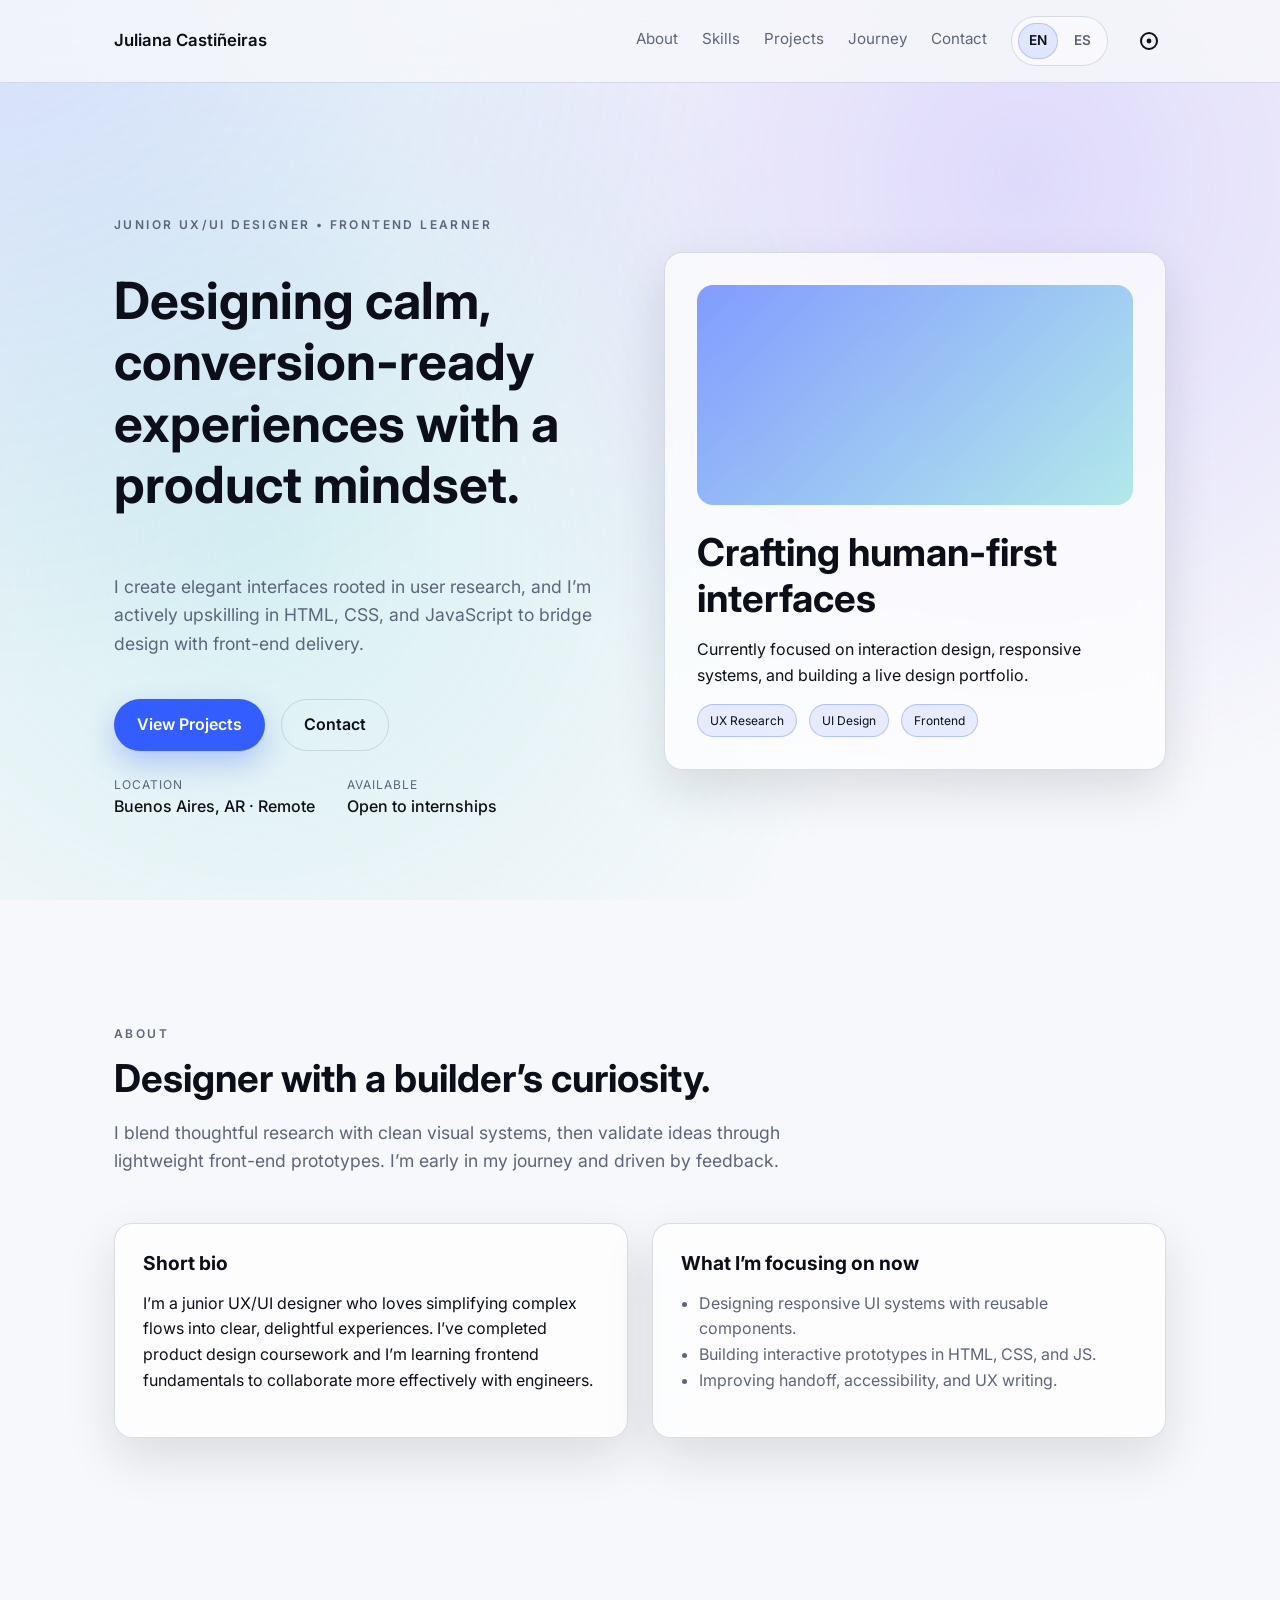
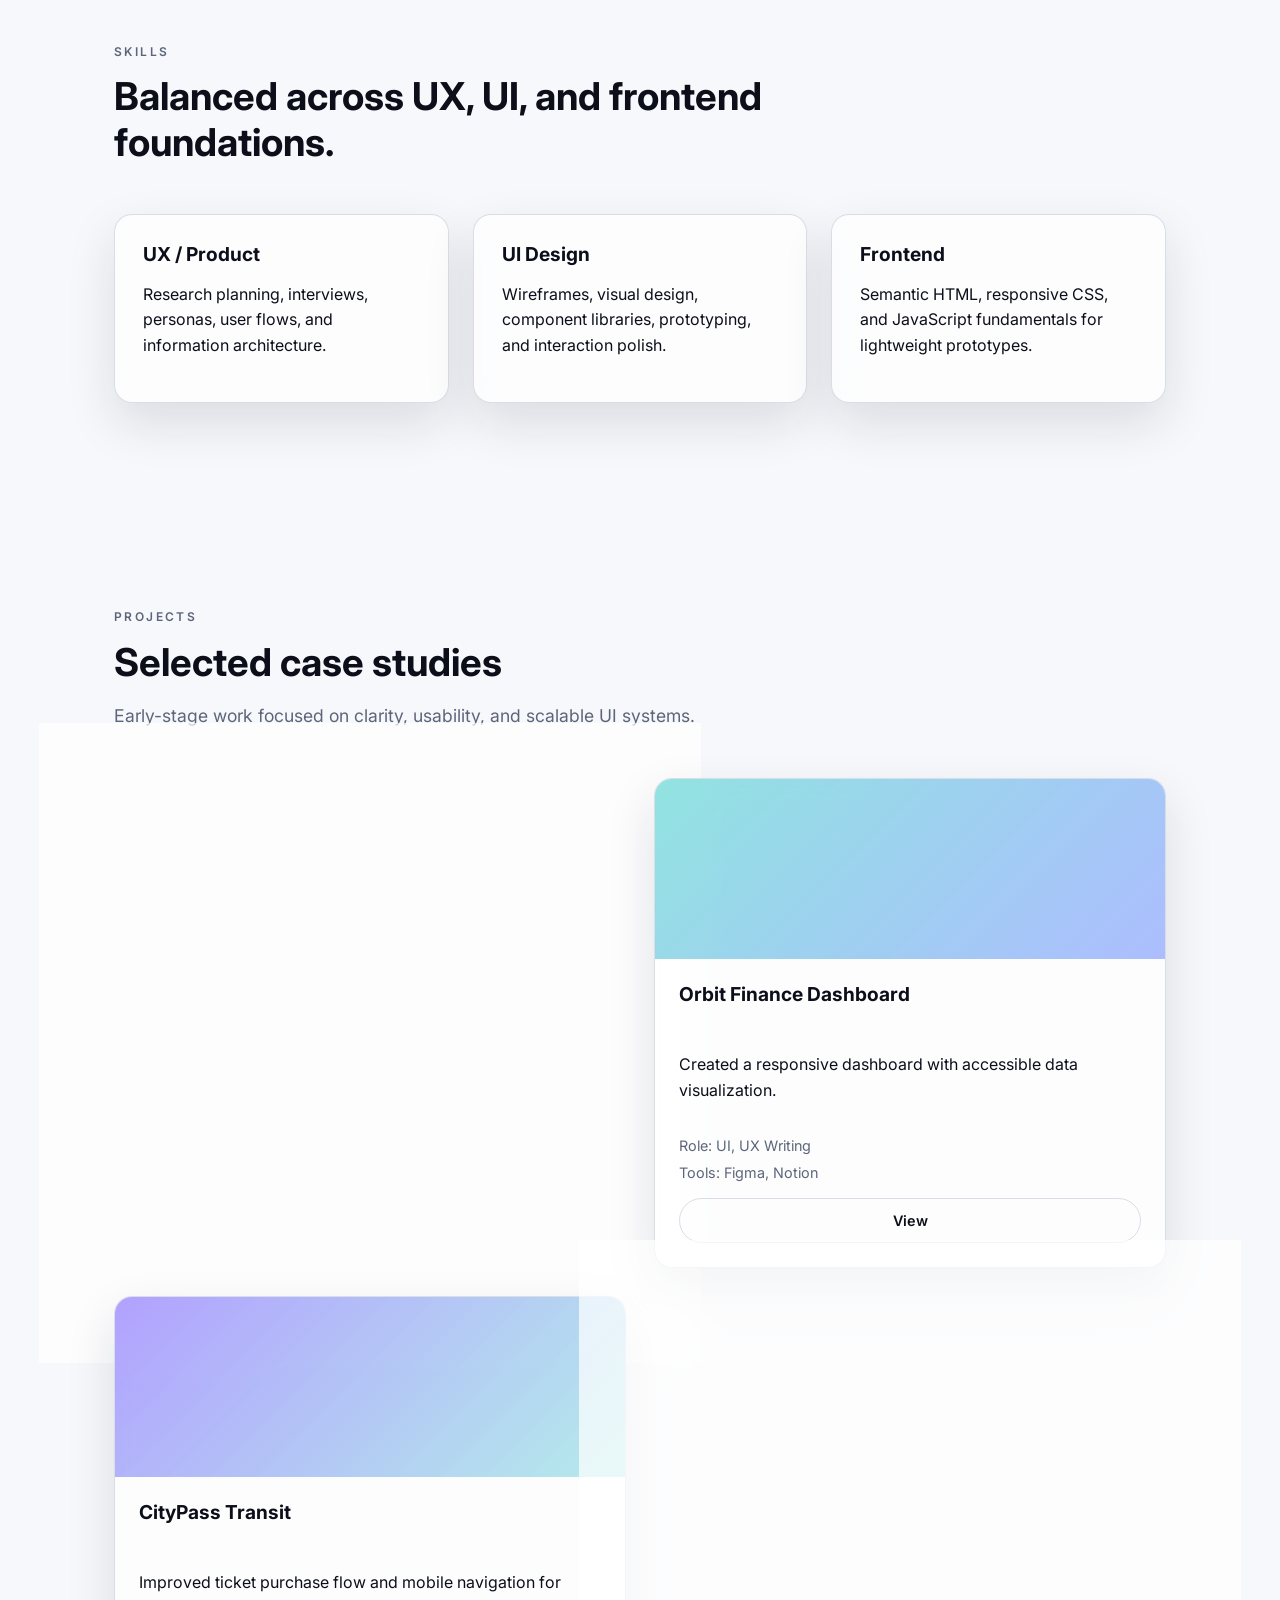
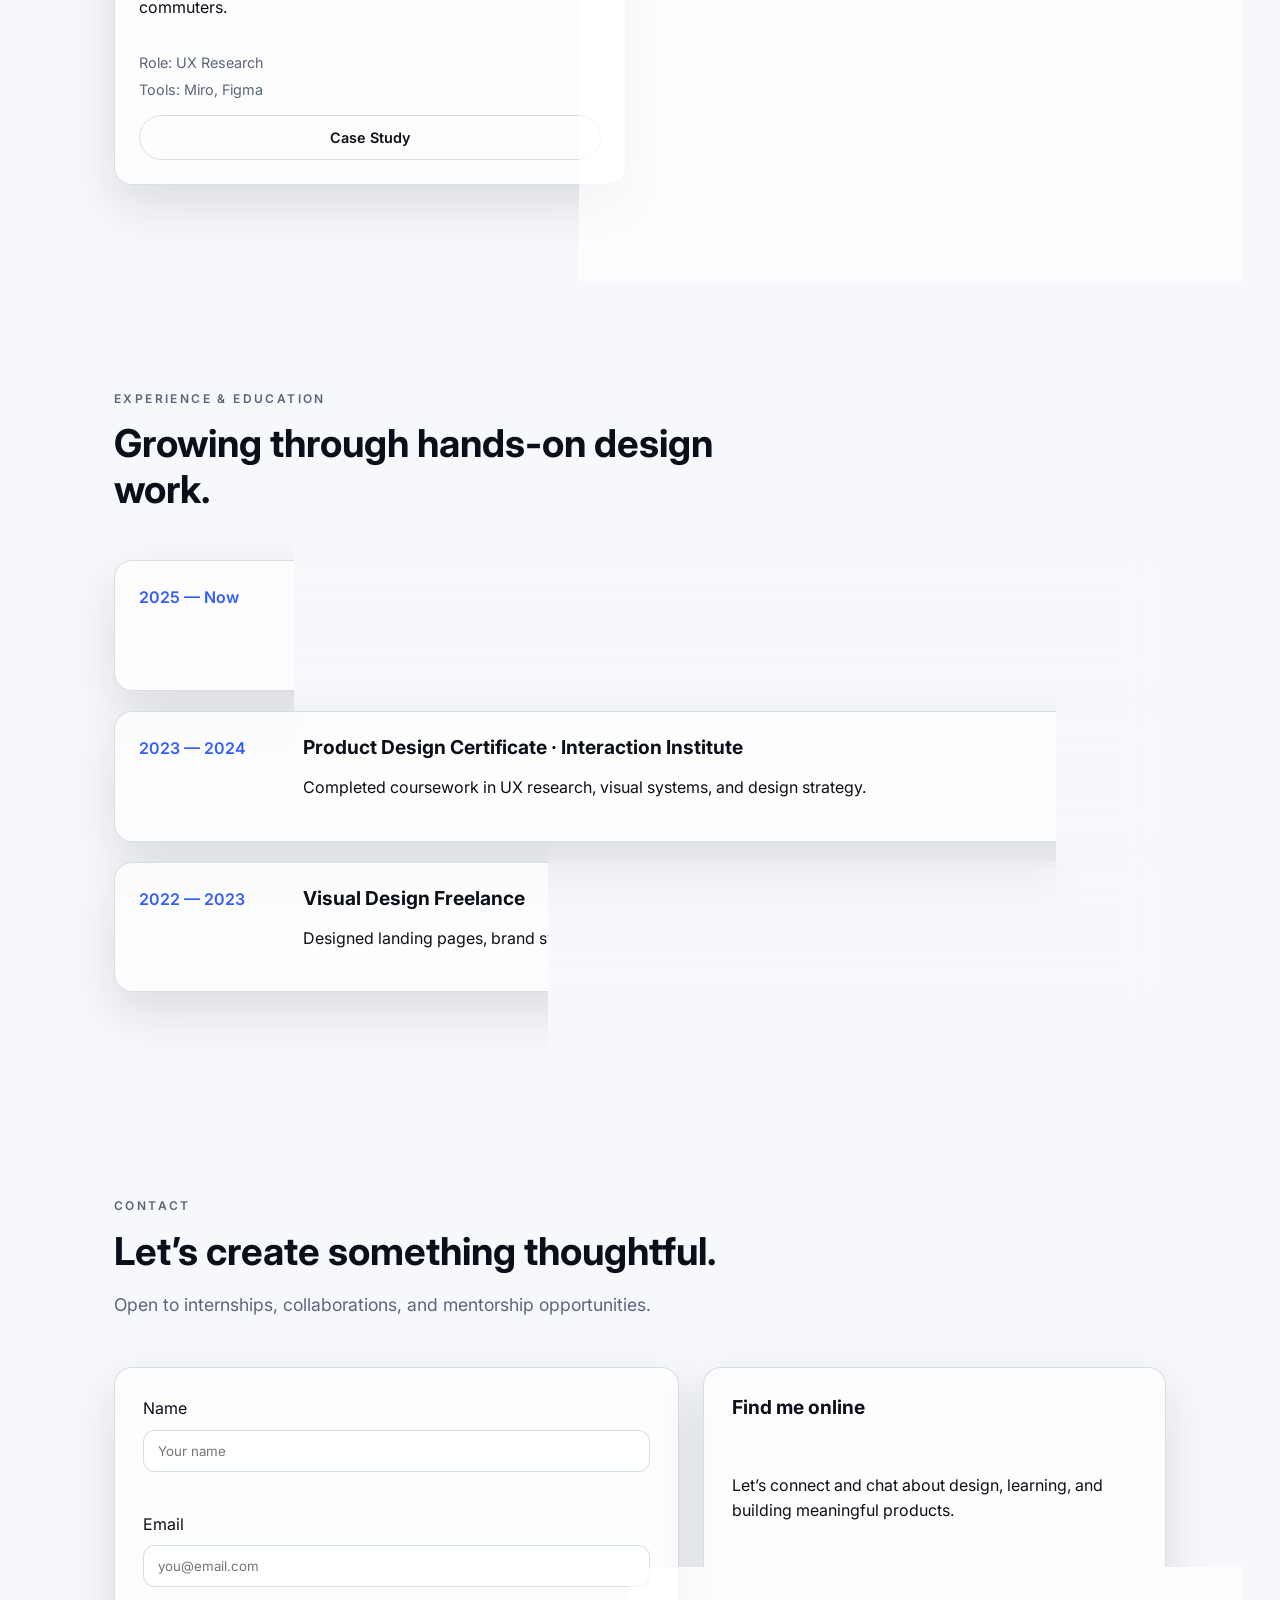
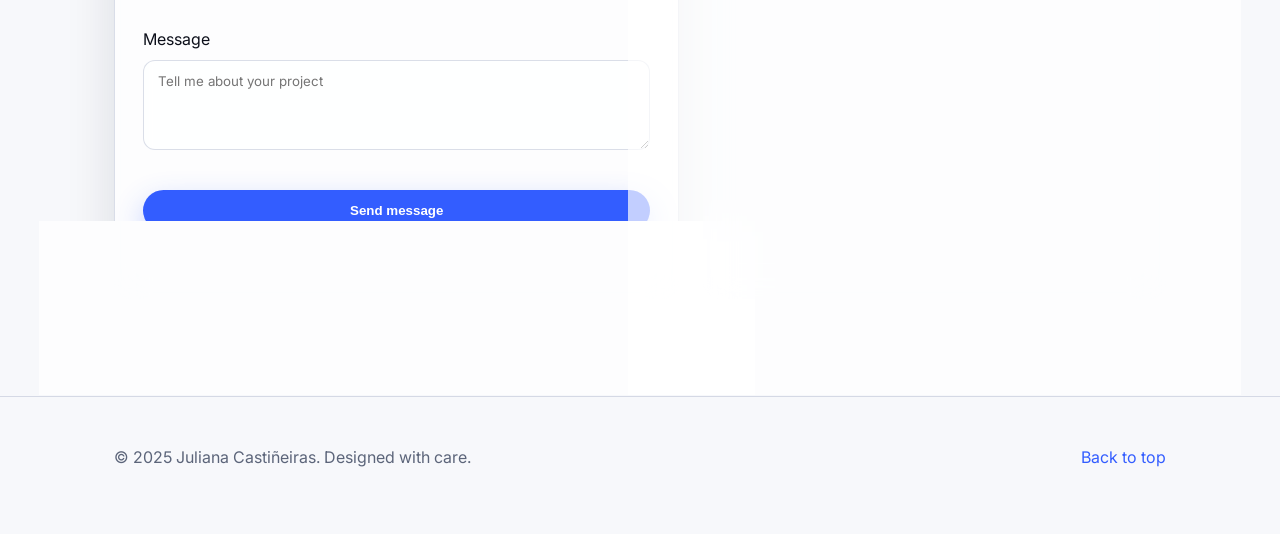
<file: index.html>
<!-- Open index.html in a browser -->
<!DOCTYPE html>
<html lang="en">
<head>
  <meta charset="UTF-8" />
  <meta name="viewport" content="width=device-width, initial-scale=1.0" />
  <title>Juliana Castiñeiras | Junior UX/UI Designer</title>
  <link rel="preconnect" href="https://fonts.googleapis.com" />
  <link rel="preconnect" href="https://fonts.gstatic.com" crossorigin />
  <link href="https://fonts.googleapis.com/css2?family=Inter:wght@300;400;500;600;700&display=swap" rel="stylesheet" />
  <link rel="stylesheet" href="./styles.css" />
</head>
<body>
  <div class="page-gradient" aria-hidden="true"></div>

  <header class="site-header" id="top">
    <nav class="nav" aria-label="Primary">
      <a class="logo" href="#top">Juliana Castiñeiras</a>

      <button
        class="icon-button nav-toggle"
        type="button"
        aria-expanded="false"
        aria-controls="nav-menu"
      >
        <span class="sr-only">Open menu</span>
        <span class="hamburger" aria-hidden="true"></span>
      </button>

      <div class="nav-menu" id="nav-menu">
        <a href="#about" class="nav-link">About</a>
        <a href="#skills" class="nav-link">Skills</a>
        <a href="#projects" class="nav-link">Projects</a>
        <a href="#journey" class="nav-link">Journey</a>
        <a href="#contact" class="nav-link">Contact</a>

        <!-- Language switch -->
        <div class="lang-switch" aria-label="Language">
          <a class="lang-link is-active" href="./">EN</a>
          <a class="lang-link" href="./es/index.html">ES</a>
        </div>

        <button class="icon-button theme-toggle" type="button" aria-pressed="false">
          <span class="sr-only">Toggle dark mode</span>
          <span class="theme-icon" aria-hidden="true"></span>
        </button>
      </div>
    </nav>
  </header>

  <main>
    <!-- HERO -->
    <section class="hero section" id="hero">
      <div class="container hero-grid">
        <div class="hero-content">
          <p class="eyebrow">Junior UX/UI Designer • Frontend Learner</p>
          <h1>Designing calm, conversion-ready experiences with a product mindset.</h1>
          <p class="lead">
            I create elegant interfaces rooted in user research, and I’m actively upskilling in HTML,
            CSS, and JavaScript to bridge design with front-end delivery.
          </p>

          <div class="cta-group">
            <a class="button primary" href="#projects">View Projects</a>
            <a class="button ghost" href="#contact">Contact</a>
          </div>

          <div class="hero-meta">
            <div>
              <span class="meta-label">Location</span>
              <span class="meta-value">Buenos Aires, AR · Remote</span>
            </div>
            <div>
              <span class="meta-label">Available</span>
              <span class="meta-value">Open to internships</span>
            </div>
          </div>
        </div>

        <div class="hero-card glass">
          <div class="portrait" aria-hidden="true"></div>
          <div class="hero-card-body">
            <h2>Crafting human-first interfaces</h2>
            <p>
              Currently focused on interaction design, responsive systems,
              and building a live design portfolio.
            </p>
            <div class="badge-row">
              <span class="badge">UX Research</span>
              <span class="badge">UI Design</span>
              <span class="badge">Frontend</span>
            </div>
          </div>
        </div>
      </div>
    </section>

    <!-- ABOUT -->
    <section class="section" id="about">
      <div class="container">
        <div class="section-header">
          <p class="eyebrow">About</p>
          <h2>Designer with a builder’s curiosity.</h2>
          <p class="lead">
            I blend thoughtful research with clean visual systems,
            then validate ideas through lightweight front-end prototypes.
            I’m early in my journey and driven by feedback.
          </p>
        </div>

        <div class="about-grid">
          <div class="glass about-card">
            <h3>Short bio</h3>
            <p>
              I’m a junior UX/UI designer who loves simplifying complex flows
              into clear, delightful experiences. I’ve completed product design
              coursework and I’m learning frontend fundamentals to collaborate
              more effectively with engineers.
            </p>
          </div>

          <div class="glass about-card">
            <h3>What I’m focusing on now</h3>
            <ul class="focus-list">
              <li>Designing responsive UI systems with reusable components.</li>
              <li>Building interactive prototypes in HTML, CSS, and JS.</li>
              <li>Improving handoff, accessibility, and UX writing.</li>
            </ul>
          </div>
        </div>
      </div>
    </section>

    <!-- SKILLS -->
    <section class="section" id="skills">
      <div class="container">
        <div class="section-header">
          <p class="eyebrow">Skills</p>
          <h2>Balanced across UX, UI, and frontend foundations.</h2>
        </div>

        <div class="card-grid">
          <article class="glass skill-card">
            <h3>UX / Product</h3>
            <p>Research planning, interviews, personas, user flows, and information architecture.</p>
          </article>

          <article class="glass skill-card">
            <h3>UI Design</h3>
            <p>Wireframes, visual design, component libraries, prototyping, and interaction polish.</p>
          </article>

          <article class="glass skill-card">
            <h3>Frontend</h3>
            <p>Semantic HTML, responsive CSS, and JavaScript fundamentals for lightweight prototypes.</p>
          </article>
        </div>
      </div>
    </section>

    <!-- PROJECTS -->
    <section class="section" id="projects">
      <div class="container">
        <div class="section-header">
          <p class="eyebrow">Projects</p>
          <h2>Selected case studies</h2>
          <p class="lead">Early-stage work focused on clarity, usability, and scalable UI systems.</p>
        </div>

        <div class="projects-grid">
          <article class="glass project-card">
            <div class="project-visual gradient-one" aria-hidden="true"></div>
            <div class="project-body">
              <h3>Pulse Wellness App</h3>
              <p>Redesigned onboarding to reduce drop-off and support habit-building.</p>
              <div class="project-meta">
                <span><span>Role:</span> <span>UX/UI</span></span>
                <span><span>Tools:</span> <span>Figma, FigJam</span></span>
              </div>
              <a class="button small" href="#contact">Case Study</a>
            </div>
          </article>

          <article class="glass project-card">
            <div class="project-visual gradient-two" aria-hidden="true"></div>
            <div class="project-body">
              <h3>Orbit Finance Dashboard</h3>
              <p>Created a responsive dashboard with accessible data visualization.</p>
              <div class="project-meta">
                <span><span>Role:</span> <span>UI, UX Writing</span></span>
                <span><span>Tools:</span> <span>Figma, Notion</span></span>
              </div>
              <a class="button small" href="#contact">View</a>
            </div>
          </article>

          <article class="glass project-card">
            <div class="project-visual gradient-three" aria-hidden="true"></div>
            <div class="project-body">
              <h3>CityPass Transit</h3>
              <p>Improved ticket purchase flow and mobile navigation for commuters.</p>
              <div class="project-meta">
                <span><span>Role:</span> <span>UX Research</span></span>
                <span><span>Tools:</span> <span>Miro, Figma</span></span>
              </div>
              <a class="button small" href="#contact">Case Study</a>
            </div>
          </article>

          <article class="glass project-card">
            <div class="project-visual gradient-four" aria-hidden="true"></div>
            <div class="project-body">
              <h3>Lumen Studio Site</h3>
              <p>Crafted a premium marketing site with light motion and clean storytelling.</p>
              <div class="project-meta">
                <span><span>Role:</span> <span>UI, Frontend</span></span>
                <span><span>Tools:</span> <span>HTML, CSS, JS</span></span>
              </div>
              <a class="button small" href="#contact">View</a>
            </div>
          </article>
        </div>
      </div>
    </section>

    <!-- JOURNEY -->
    <section class="section" id="journey">
      <div class="container">
        <div class="section-header">
          <p class="eyebrow">Experience & Education</p>
          <h2>Growing through hands-on design work.</h2>
        </div>

        <div class="timeline">
          <div class="timeline-item glass">
            <div class="timeline-year">2025 — Now</div>
            <div>
              <h3>Junior UX/UI Designer · Quality Soft Argentina S.A.</h3>
              <p>Supporting product discovery, user testing, and UI refinement.</p>
            </div>
          </div>

          <div class="timeline-item glass">
            <div class="timeline-year">2023 — 2024</div>
            <div>
              <h3>Product Design Certificate · Interaction Institute</h3>
              <p>Completed coursework in UX research, visual systems, and design strategy.</p>
            </div>
          </div>

          <div class="timeline-item glass">
            <div class="timeline-year">2022 — 2023</div>
            <div>
              <h3>Visual Design Freelance</h3>
              <p>Designed landing pages, brand systems, and social assets for early-stage startups.</p>
            </div>
          </div>
        </div>
      </div>
    </section>

    <!-- CONTACT -->
    <section class="section" id="contact">
      <div class="container">
        <div class="section-header">
          <p class="eyebrow">Contact</p>
          <h2>Let’s create something thoughtful.</h2>
          <p class="lead">Open to internships, collaborations, and mentorship opportunities.</p>
        </div>

        <div class="contact-grid">
          <form
            class="glass contact-form"
            id="contact-form"
            novalidate
            data-err-name="Please enter your name."
            data-err-email="Please enter a valid email."
            data-err-msg="Tell me a bit about your project."
            data-toast-ok="Thanks! Your message is ready to send once a backend is connected."
          >
            <div class="field">
              <label for="name">Name</label>
              <input type="text" id="name" name="name" placeholder="Your name" required />
              <span class="error" data-error-for="name"></span>
            </div>

            <div class="field">
              <label for="email">Email</label>
              <input type="email" id="email" name="email" placeholder="you@email.com" required />
              <span class="error" data-error-for="email"></span>
            </div>

            <div class="field">
              <label for="message">Message</label>
              <textarea id="message" name="message" rows="4" placeholder="Tell me about your project" required></textarea>
              <span class="error" data-error-for="message"></span>
            </div>

            <button class="button primary" type="submit">Send message</button>
            <p class="form-hint">This form is front-end only — it won’t send an email yet.</p>
          </form>

          <div class="contact-details glass">
            <h3>Find me online</h3>
            <p>Let’s connect and chat about design, learning, and building meaningful products.</p>

            <div class="social-links">
              <a href="https://www.linkedin.com/in/julianacastineiras/" target="_blank" rel="noreferrer">LinkedIn</a>
              <a href="https://github.com/julicastineiras" target="_blank" rel="noreferrer">GitHub</a>
              <a href="https://www.behance.net/julianacastineiras" target="_blank" rel="noreferrer">Behance</a>
            </div>

            <div class="contact-card">
              <span class="meta-label">Email</span>
              <span class="meta-value">juliana.castineiras@gmail.com</span>
            </div>

            <div class="contact-card">
              <span class="meta-label">Availability</span>
              <span class="meta-value">Weekdays · 10:00 - 18:00</span>
            </div>
          </div>
        </div>
      </div>
    </section>
  </main>

  <footer class="footer">
    <div class="container footer-content">
      <p>© 2025 Juliana Castiñeiras. Designed with care.</p>
      <a href="#top" class="footer-link">Back to top</a>
    </div>
  </footer>

  <button class="scroll-top" type="button" aria-label="Scroll to top">↑</button>
  <div class="toast" role="status" aria-live="polite"></div>

  <script src="./app.js" defer></script>
</body>
</html>
</file>
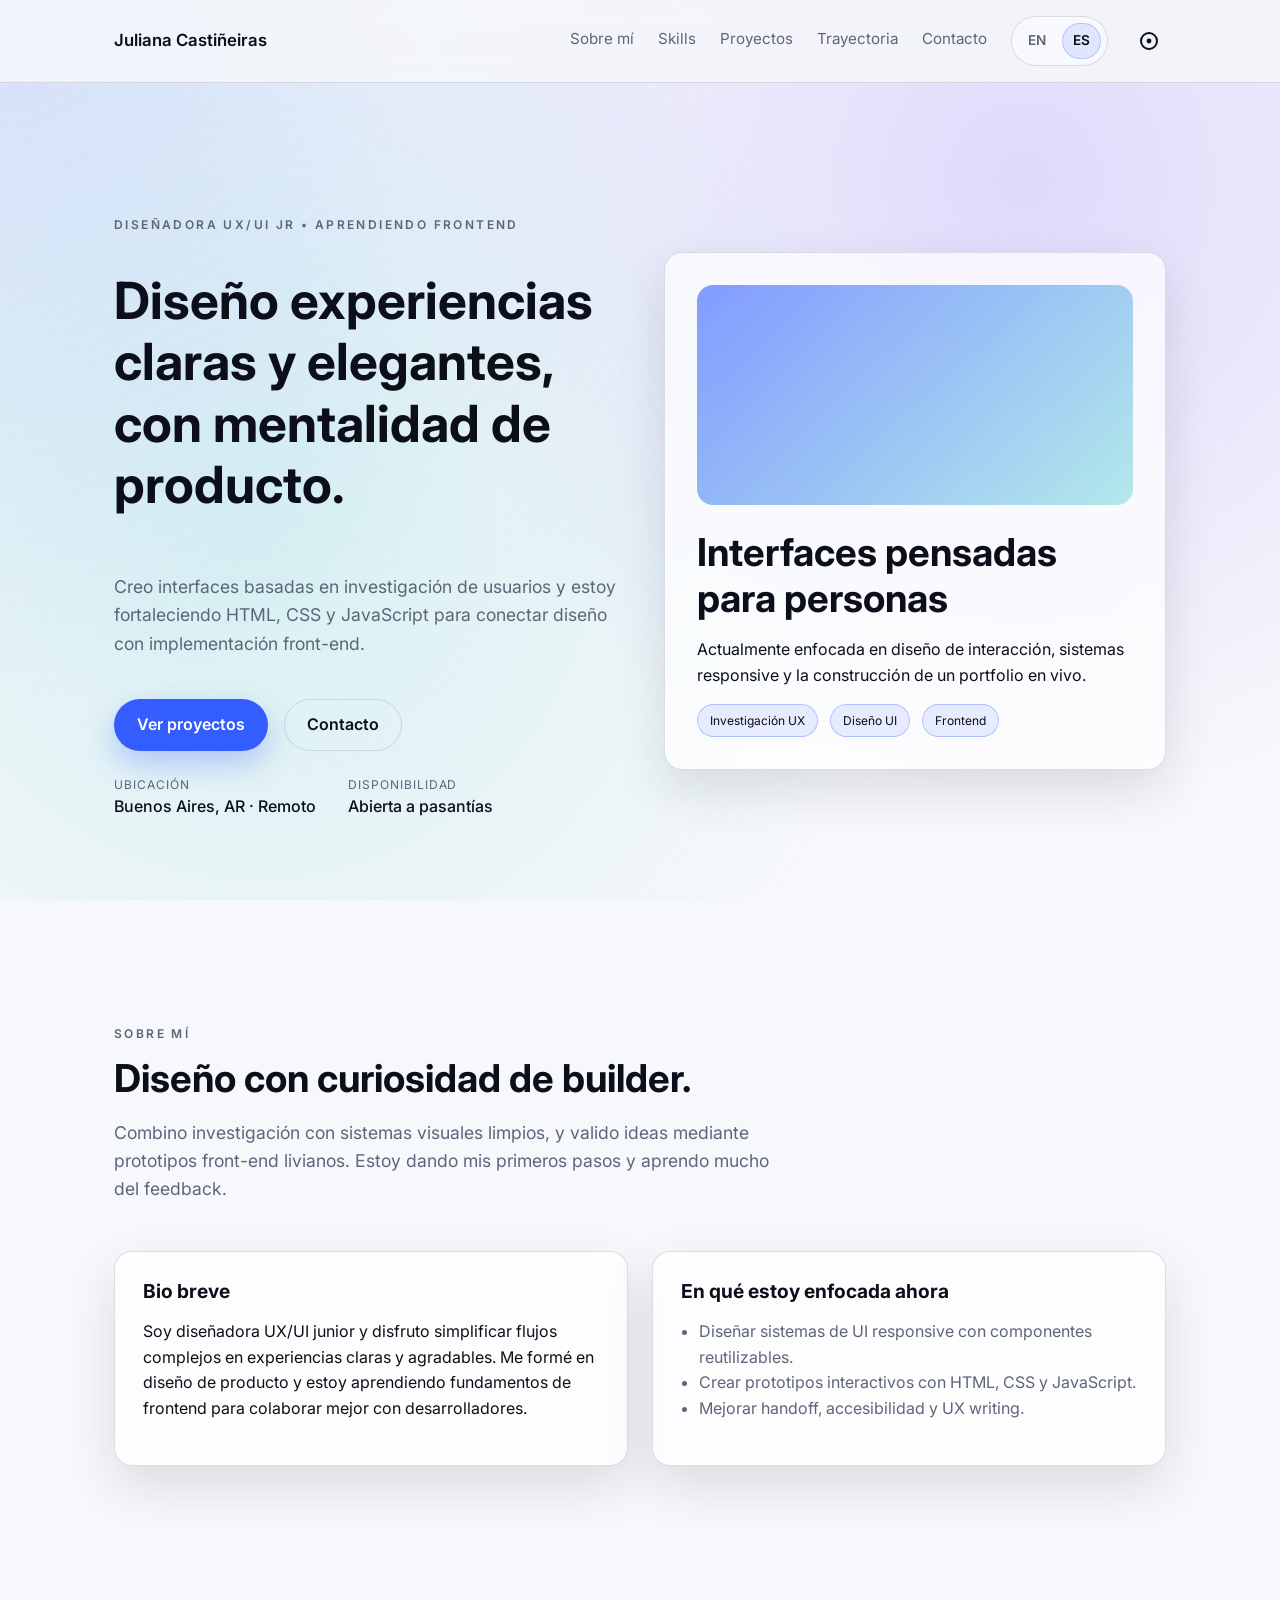
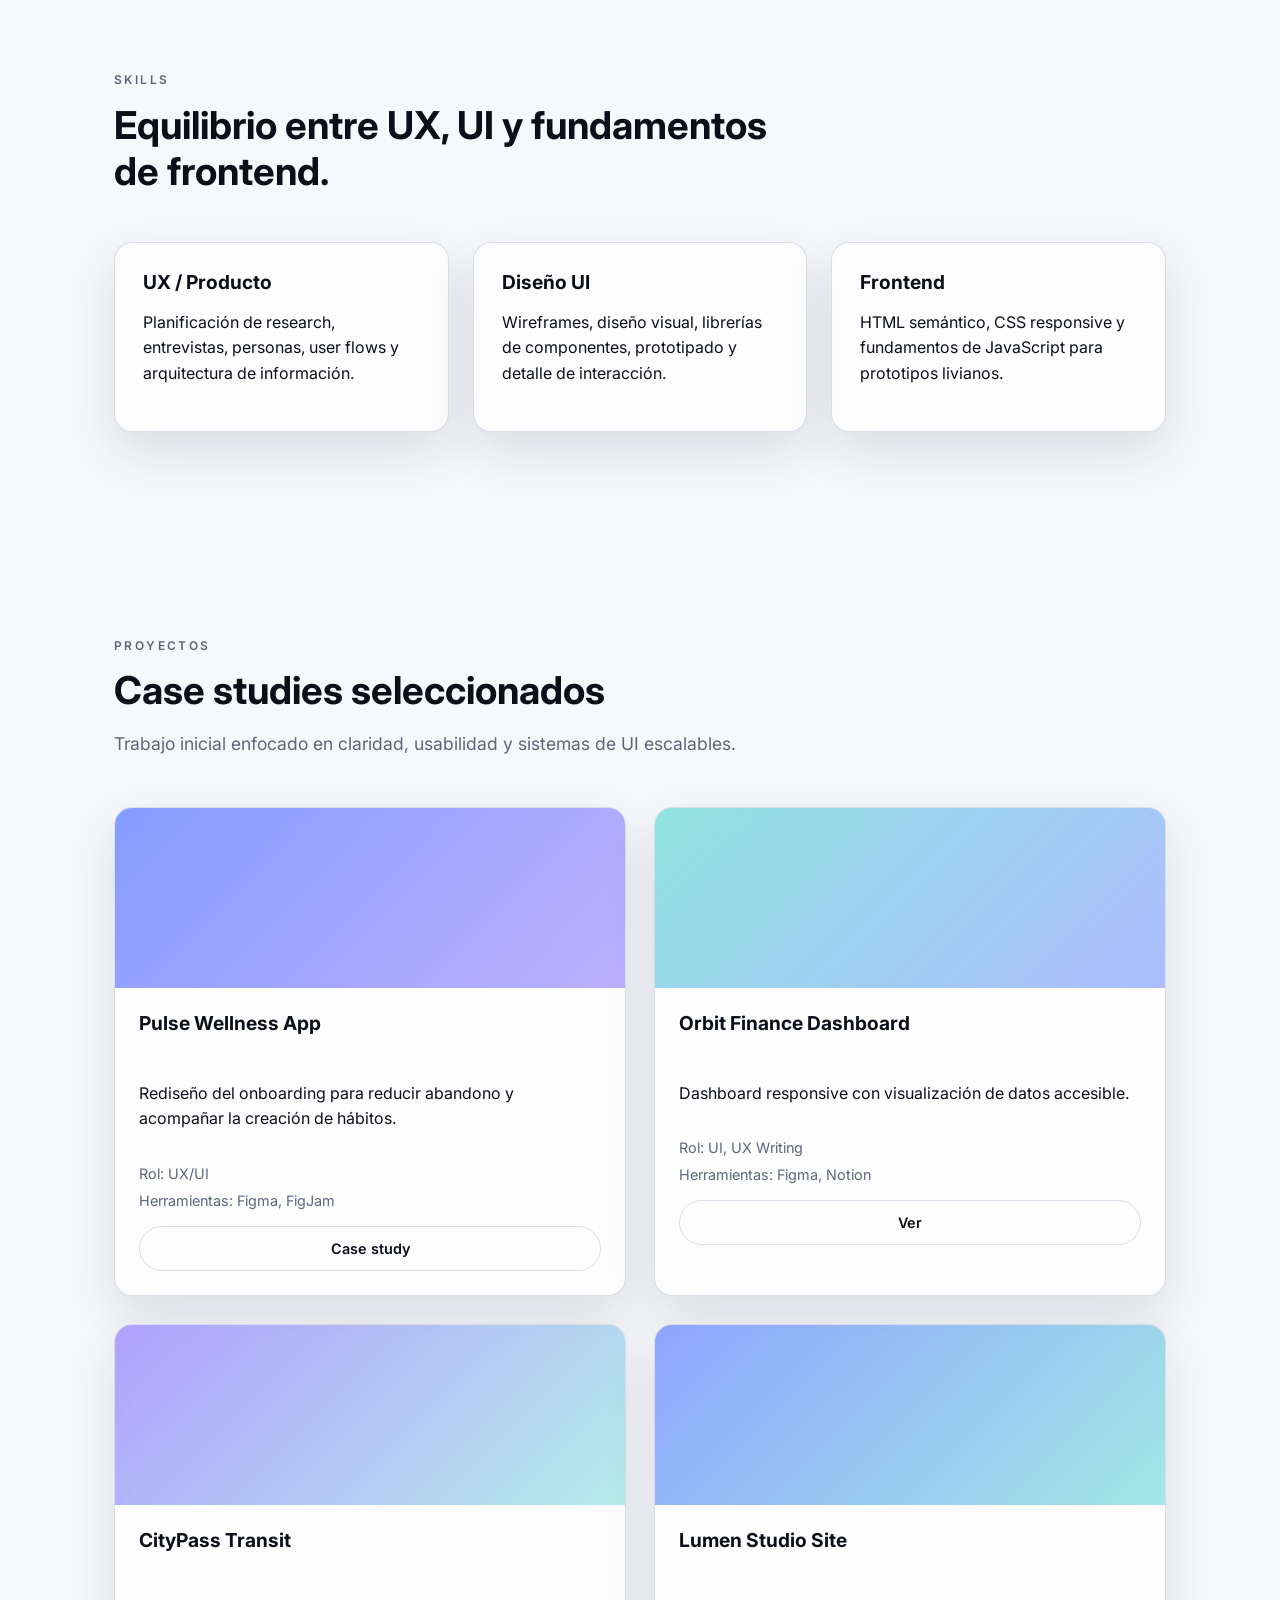
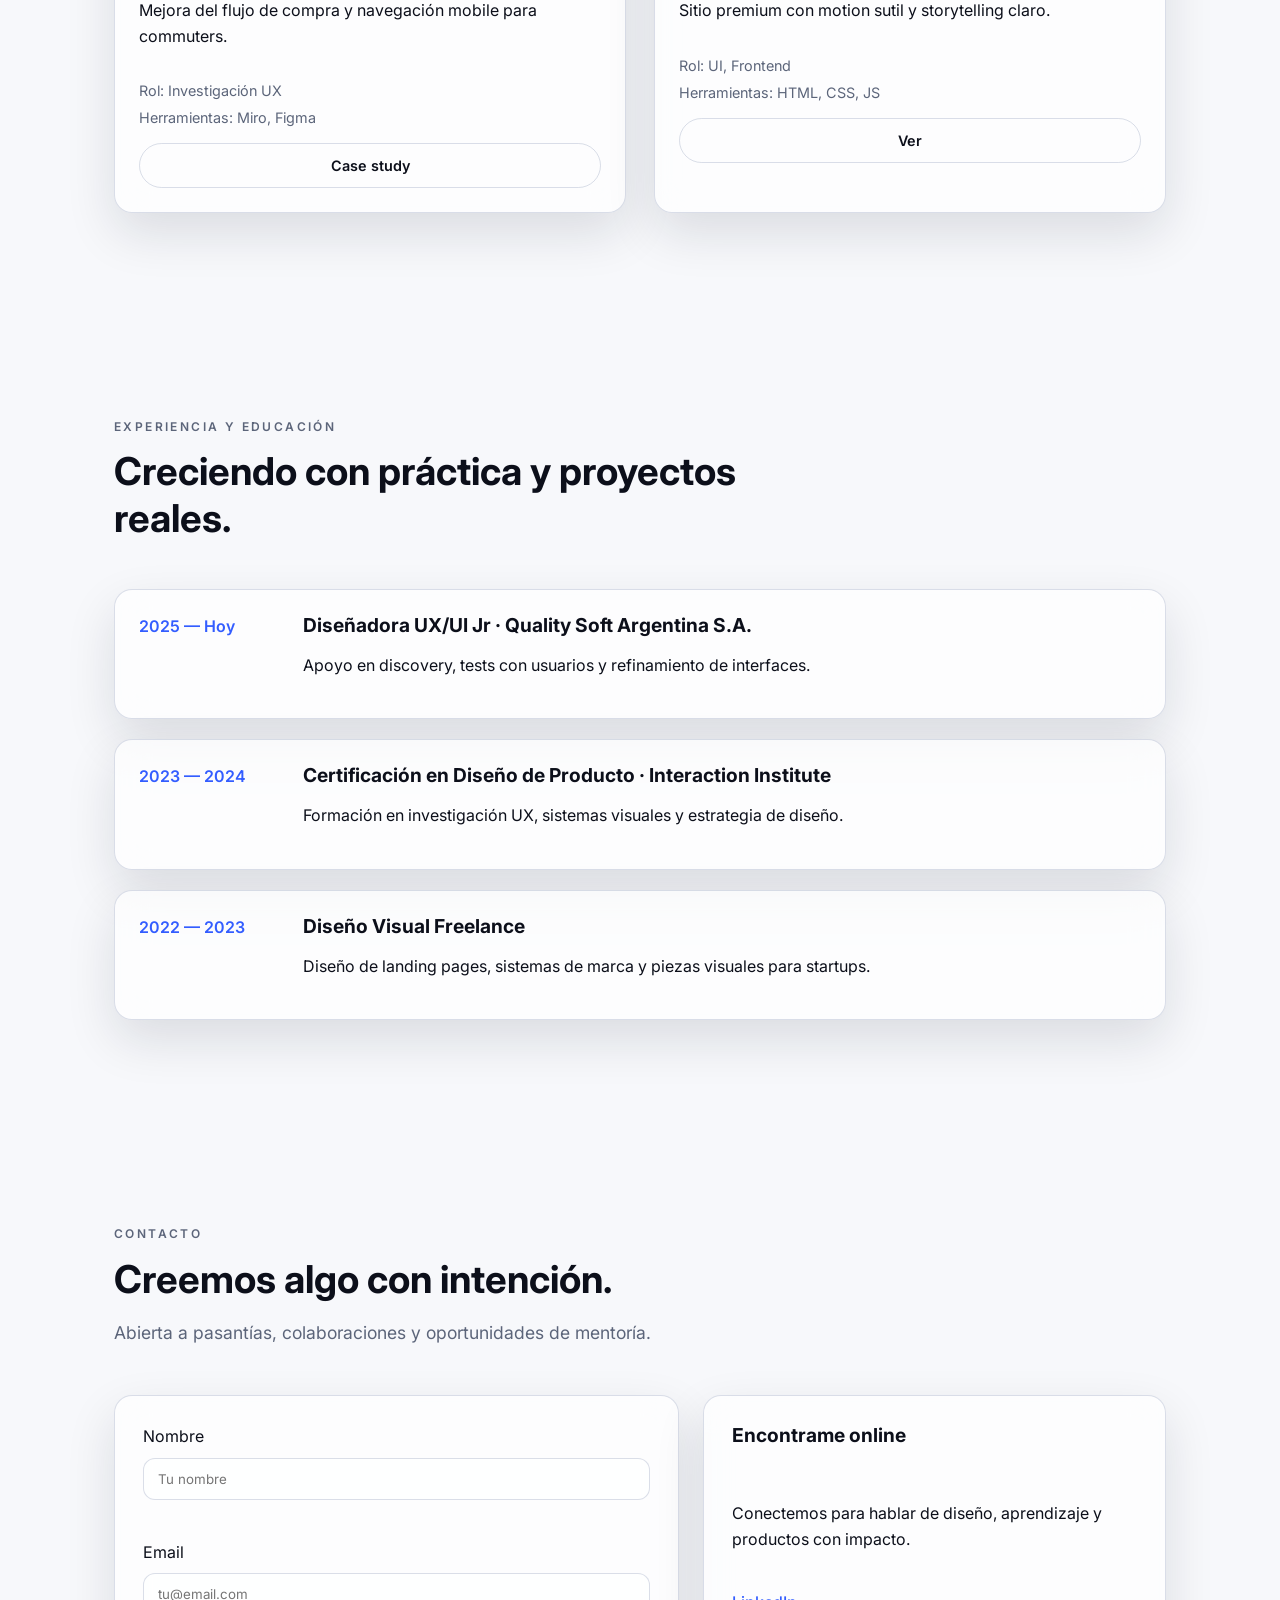
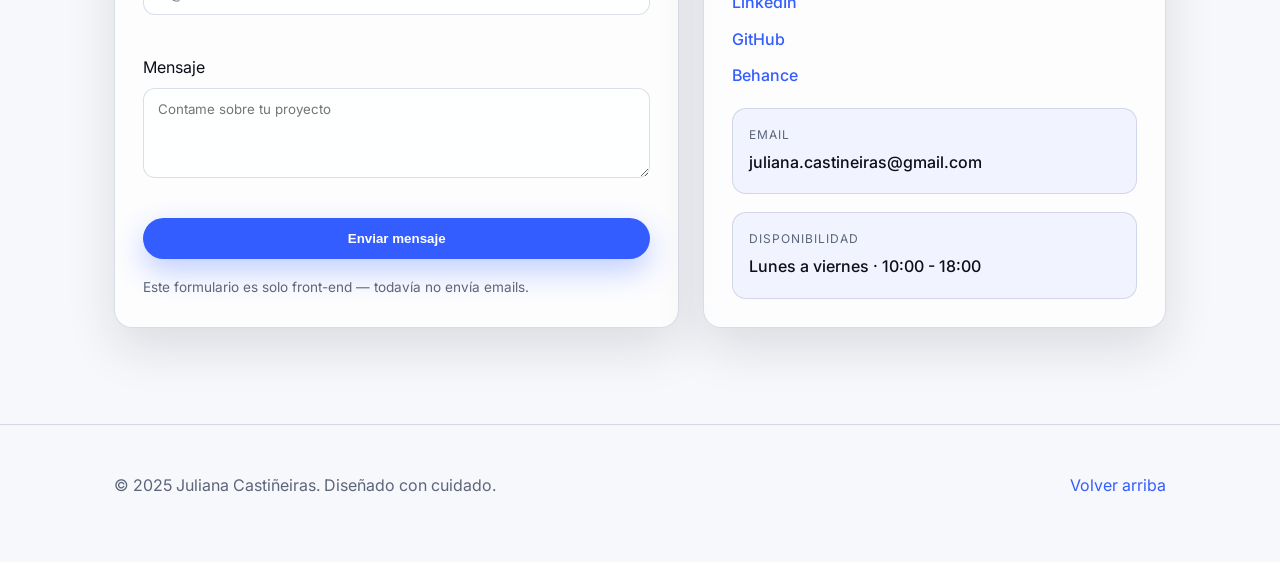
<file: es/index.html>
<!-- Open es/index.html in a browser -->
<!DOCTYPE html>
<html lang="es">
<head>
  <meta charset="UTF-8" />
  <meta name="viewport" content="width=device-width, initial-scale=1.0" />
  <title>Juliana Castiñeiras | Diseñadora UX/UI Jr</title>
  <link rel="preconnect" href="https://fonts.googleapis.com" />
  <link rel="preconnect" href="https://fonts.gstatic.com" crossorigin />
  <link href="https://fonts.googleapis.com/css2?family=Inter:wght@300;400;500;600;700&display=swap" rel="stylesheet" />
  <link rel="stylesheet" href="../styles.css" />
</head>
<body>
  <div class="page-gradient" aria-hidden="true"></div>

  <header class="site-header" id="top">
    <nav class="nav" aria-label="Principal">
      <a class="logo" href="#top">Juliana Castiñeiras</a>

      <button class="icon-button nav-toggle" type="button" aria-expanded="false" aria-controls="nav-menu">
        <span class="sr-only">Abrir menú</span>
        <span class="hamburger" aria-hidden="true"></span>
      </button>

      <div class="nav-menu" id="nav-menu">
        <a href="#about" class="nav-link">Sobre mí</a>
        <a href="#skills" class="nav-link">Skills</a>
        <a href="#projects" class="nav-link">Proyectos</a>
        <a href="#journey" class="nav-link">Trayectoria</a>
        <a href="#contact" class="nav-link">Contacto</a>

        <!-- Language switch -->
        <div class="lang-switch" aria-label="Idioma">
          <a class="lang-link" href="../index.html">EN</a>
          <a class="lang-link is-active" href="./">ES</a>
        </div>

        <button class="icon-button theme-toggle" type="button" aria-pressed="false">
          <span class="sr-only">Cambiar modo oscuro</span>
          <span class="theme-icon" aria-hidden="true"></span>
        </button>
      </div>
    </nav>
  </header>

  <main>
    <!-- HERO -->
    <section class="hero section" id="hero">
      <div class="container hero-grid">
        <div class="hero-content">
          <p class="eyebrow">Diseñadora UX/UI Jr • Aprendiendo Frontend</p>
          <h1>Diseño experiencias claras y elegantes, con mentalidad de producto.</h1>
          <p class="lead">
            Creo interfaces basadas en investigación de usuarios y estoy fortaleciendo HTML, CSS y JavaScript para conectar diseño con implementación front-end.
          </p>

          <div class="cta-group">
            <a class="button primary" href="#projects">Ver proyectos</a>
            <a class="button ghost" href="#contact">Contacto</a>
          </div>

          <div class="hero-meta">
            <div>
              <span class="meta-label">Ubicación</span>
              <span class="meta-value">Buenos Aires, AR · Remoto</span>
            </div>
            <div>
              <span class="meta-label">Disponibilidad</span>
              <span class="meta-value">Abierta a pasantías</span>
            </div>
          </div>
        </div>

        <div class="hero-card glass">
          <div class="portrait" aria-hidden="true"></div>
          <div class="hero-card-body">
            <h2>Interfaces pensadas para personas</h2>
            <p>
              Actualmente enfocada en diseño de interacción, sistemas responsive y la construcción de un portfolio en vivo.
            </p>
            <div class="badge-row">
              <span class="badge">Investigación UX</span>
              <span class="badge">Diseño UI</span>
              <span class="badge">Frontend</span>
            </div>
          </div>
        </div>
      </div>
    </section>

    <!-- ABOUT -->
    <section class="section" id="about">
      <div class="container">
        <div class="section-header">
          <p class="eyebrow">Sobre mí</p>
          <h2>Diseño con curiosidad de builder.</h2>
          <p class="lead">
            Combino investigación con sistemas visuales limpios, y valido ideas mediante prototipos front-end livianos. Estoy dando mis primeros pasos y aprendo mucho del feedback.
          </p>
        </div>

        <div class="about-grid">
          <div class="glass about-card">
            <h3>Bio breve</h3>
            <p>
              Soy diseñadora UX/UI junior y disfruto simplificar flujos complejos en experiencias claras y agradables.
              Me formé en diseño de producto y estoy aprendiendo fundamentos de frontend para colaborar mejor con desarrolladores.
            </p>
          </div>

          <div class="glass about-card">
            <h3>En qué estoy enfocada ahora</h3>
            <ul class="focus-list">
              <li>Diseñar sistemas de UI responsive con componentes reutilizables.</li>
              <li>Crear prototipos interactivos con HTML, CSS y JavaScript.</li>
              <li>Mejorar handoff, accesibilidad y UX writing.</li>
            </ul>
          </div>
        </div>
      </div>
    </section>

    <!-- SKILLS -->
    <section class="section" id="skills">
      <div class="container">
        <div class="section-header">
          <p class="eyebrow">Skills</p>
          <h2>Equilibrio entre UX, UI y fundamentos de frontend.</h2>
        </div>

        <div class="card-grid">
          <article class="glass skill-card">
            <h3>UX / Producto</h3>
            <p>Planificación de research, entrevistas, personas, user flows y arquitectura de información.</p>
          </article>

          <article class="glass skill-card">
            <h3>Diseño UI</h3>
            <p>Wireframes, diseño visual, librerías de componentes, prototipado y detalle de interacción.</p>
          </article>

          <article class="glass skill-card">
            <h3>Frontend</h3>
            <p>HTML semántico, CSS responsive y fundamentos de JavaScript para prototipos livianos.</p>
          </article>
        </div>
      </div>
    </section>

    <!-- PROJECTS -->
    <section class="section" id="projects">
      <div class="container">
        <div class="section-header">
          <p class="eyebrow">Proyectos</p>
          <h2>Case studies seleccionados</h2>
          <p class="lead">Trabajo inicial enfocado en claridad, usabilidad y sistemas de UI escalables.</p>
        </div>

        <div class="projects-grid">
          <article class="glass project-card">
            <div class="project-visual gradient-one" aria-hidden="true"></div>
            <div class="project-body">
              <h3>Pulse Wellness App</h3>
              <p>Rediseño del onboarding para reducir abandono y acompañar la creación de hábitos.</p>
              <div class="project-meta">
                <span><span>Rol:</span> <span>UX/UI</span></span>
                <span><span>Herramientas:</span> <span>Figma, FigJam</span></span>
              </div>
              <a class="button small" href="#contact">Case study</a>
            </div>
          </article>

          <article class="glass project-card">
            <div class="project-visual gradient-two" aria-hidden="true"></div>
            <div class="project-body">
              <h3>Orbit Finance Dashboard</h3>
              <p>Dashboard responsive con visualización de datos accesible.</p>
              <div class="project-meta">
                <span><span>Rol:</span> <span>UI, UX Writing</span></span>
                <span><span>Herramientas:</span> <span>Figma, Notion</span></span>
              </div>
              <a class="button small" href="#contact">Ver</a>
            </div>
          </article>

          <article class="glass project-card">
            <div class="project-visual gradient-three" aria-hidden="true"></div>
            <div class="project-body">
              <h3>CityPass Transit</h3>
              <p>Mejora del flujo de compra y navegación mobile para commuters.</p>
              <div class="project-meta">
                <span><span>Rol:</span> <span>Investigación UX</span></span>
                <span><span>Herramientas:</span> <span>Miro, Figma</span></span>
              </div>
              <a class="button small" href="#contact">Case study</a>
            </div>
          </article>

          <article class="glass project-card">
            <div class="project-visual gradient-four" aria-hidden="true"></div>
            <div class="project-body">
              <h3>Lumen Studio Site</h3>
              <p>Sitio premium con motion sutil y storytelling claro.</p>
              <div class="project-meta">
                <span><span>Rol:</span> <span>UI, Frontend</span></span>
                <span><span>Herramientas:</span> <span>HTML, CSS, JS</span></span>
              </div>
              <a class="button small" href="#contact">Ver</a>
            </div>
          </article>
        </div>
      </div>
    </section>

    <!-- JOURNEY -->
    <section class="section" id="journey">
      <div class="container">
        <div class="section-header">
          <p class="eyebrow">Experiencia y Educación</p>
          <h2>Creciendo con práctica y proyectos reales.</h2>
        </div>

        <div class="timeline">
          <div class="timeline-item glass">
            <div class="timeline-year">2025 — Hoy</div>
            <div>
              <h3>Diseñadora UX/UI Jr · Quality Soft Argentina S.A.</h3>
              <p>Apoyo en discovery, tests con usuarios y refinamiento de interfaces.</p>
            </div>
          </div>

          <div class="timeline-item glass">
            <div class="timeline-year">2023 — 2024</div>
            <div>
              <h3>Certificación en Diseño de Producto · Interaction Institute</h3>
              <p>Formación en investigación UX, sistemas visuales y estrategia de diseño.</p>
            </div>
          </div>

          <div class="timeline-item glass">
            <div class="timeline-year">2022 — 2023</div>
            <div>
              <h3>Diseño Visual Freelance</h3>
              <p>Diseño de landing pages, sistemas de marca y piezas visuales para startups.</p>
            </div>
          </div>
        </div>
      </div>
    </section>

    <!-- CONTACT -->
    <section class="section" id="contact">
      <div class="container">
        <div class="section-header">
          <p class="eyebrow">Contacto</p>
          <h2>Creemos algo con intención.</h2>
          <p class="lead">Abierta a pasantías, colaboraciones y oportunidades de mentoría.</p>
        </div>

        <div class="contact-grid">
          <form
            class="glass contact-form"
            id="contact-form"
            novalidate
            data-err-name="Por favor ingresá tu nombre."
            data-err-email="Por favor ingresá un email válido."
            data-err-msg="Contame un poco sobre tu proyecto."
            data-toast-ok="¡Gracias! Tu mensaje quedó listo para enviar cuando conectes un backend."
          >
            <div class="field">
              <label for="name">Nombre</label>
              <input type="text" id="name" name="name" placeholder="Tu nombre" required />
              <span class="error" data-error-for="name"></span>
            </div>

            <div class="field">
              <label for="email">Email</label>
              <input type="email" id="email" name="email" placeholder="tu@email.com" required />
              <span class="error" data-error-for="email"></span>
            </div>

            <div class="field">
              <label for="message">Mensaje</label>
              <textarea id="message" name="message" rows="4" placeholder="Contame sobre tu proyecto" required></textarea>
              <span class="error" data-error-for="message"></span>
            </div>

            <button class="button primary" type="submit">Enviar mensaje</button>
            <p class="form-hint">Este formulario es solo front-end — todavía no envía emails.</p>
          </form>

          <div class="contact-details glass">
            <h3>Encontrame online</h3>
            <p>Conectemos para hablar de diseño, aprendizaje y productos con impacto.</p>

            <div class="social-links">
              <a href="https://www.linkedin.com/in/julianacastineiras/" target="_blank" rel="noreferrer">LinkedIn</a>
              <a href="https://github.com/julicastineiras" target="_blank" rel="noreferrer">GitHub</a>
              <a href="https://www.behance.net/julianacastineiras" target="_blank" rel="noreferrer">Behance</a>
            </div>

            <div class="contact-card">
              <span class="meta-label">Email</span>
              <span class="meta-value">juliana.castineiras@gmail.com</span>
            </div>

            <div class="contact-card">
              <span class="meta-label">Disponibilidad</span>
              <span class="meta-value">Lunes a viernes · 10:00 - 18:00</span>
            </div>
          </div>
        </div>
      </div>
    </section>
  </main>

  <footer class="footer">
    <div class="container footer-content">
      <p>© 2025 Juliana Castiñeiras. Diseñado con cuidado.</p>
      <a href="#top" class="footer-link">Volver arriba</a>
    </div>
  </footer>

  <button class="scroll-top" type="button" aria-label="Volver arriba">↑</button>
  <div class="toast" role="status" aria-live="polite"></div>

  <script src="../app.js" defer></script>
</body>
</html>
</file>
<file: styles.css>
/* Open index.html in a browser */
:root {
  --bg: #f7f8fb;
  --surface: rgba(255, 255, 255, 0.7);
  --text: #0c0f1a;
  --muted: #5c657a;
  --border: rgba(148, 162, 190, 0.35);
  --accent: #335dff;
  --accent2: #48d1cc;
  --shadow: 0 20px 50px rgba(15, 23, 42, 0.12);
  --radius: 18px;
  --max-width: 1100px;
  color-scheme: light;
}

[data-theme="dark"] {
  --bg: #0b0e17;
  --surface: rgba(15, 20, 34, 0.75);
  --text: #f5f7ff;
  --muted: #9aa4bd;
  --border: rgba(90, 110, 150, 0.45);
  --accent: #6c8bff;
  --accent2: #5ef5d8;
  --shadow: 0 25px 60px rgba(0, 0, 0, 0.4);
  color-scheme: dark;
}

*,
*::before,
*::after {
  box-sizing: border-box;
}

body {
  margin: 0;
  font-family: "Inter", -apple-system, BlinkMacSystemFont, "Segoe UI", sans-serif;
  background: var(--bg);
  color: var(--text);
  line-height: 1.6;
  scroll-behavior: smooth;
  min-height: 100vh;
}

img {
  max-width: 100%;
  display: block;
}

a {
  color: inherit;
  text-decoration: none;
}

.page-gradient {
  position: fixed;
  inset: 0;
  background: radial-gradient(circle at top left, rgba(51, 93, 255, 0.15), transparent 45%),
    radial-gradient(circle at 20% 60%, rgba(72, 209, 204, 0.18), transparent 55%),
    radial-gradient(circle at 80% 20%, rgba(126, 98, 255, 0.2), transparent 50%);
  pointer-events: none;
  z-index: -2;
}

.container {
  max-width: var(--max-width);
  margin: 0 auto;
  padding: 0 24px;
}

.section {
  padding: 96px 0;
  position: relative;
}

.section-header {
  max-width: 680px;
  margin-bottom: 48px;
}

.eyebrow {
  text-transform: uppercase;
  letter-spacing: 0.2em;
  font-size: 0.75rem;
  color: var(--muted);
  font-weight: 600;
  margin-bottom: 12px;
}

h1,
h2,
h3 {
  margin: 0 0 16px;
  line-height: 1.2;
}

h1 {
  font-size: clamp(2.4rem, 4vw, 3.4rem);
}

h2 {
  font-size: clamp(2rem, 3vw, 2.6rem);
}

h3 {
  font-size: 1.2rem;
}

.lead {
  font-size: 1.1rem;
  color: var(--muted);
}

.glass {
  background: var(--surface);
  border: 1px solid var(--border);
  border-radius: var(--radius);
  backdrop-filter: blur(16px);
  box-shadow: var(--shadow);
}

.site-header {
  position: sticky;
  top: 0;
  z-index: 10;
  background: rgba(247, 248, 251, 0.8);
  border-bottom: 1px solid var(--border);
  backdrop-filter: blur(14px);
}

[data-theme="dark"] .site-header {
  background: rgba(11, 14, 23, 0.85);
}

.nav {
  display: flex;
  align-items: center;
  justify-content: space-between;
  max-width: var(--max-width);
  margin: 0 auto;
  padding: 16px 24px;
}

.logo {
  font-weight: 600;
  font-size: 1.05rem;
}

.nav-menu {
  display: flex;
  align-items: center;
  gap: 24px;
}

.nav-link {
  position: relative;
  font-size: 0.95rem;
  color: var(--muted);
  padding-bottom: 4px;
}

.nav-link.active,
.nav-link:hover {
  color: var(--text);
}

.nav-link.active::after {
  content: "";
  position: absolute;
  left: 0;
  bottom: 0;
  width: 100%;
  height: 2px;
  background: var(--accent);
}

/* ===== Language switch (EN/ES) ===== */
.lang-switch {
  display: inline-flex;
  align-items: center;
  gap: 6px;
  padding: 6px;
  border: 1px solid var(--border);
  border-radius: 999px;
  background: rgba(255, 255, 255, 0.5);
}

[data-theme="dark"] .lang-switch {
  background: rgba(11, 14, 23, 0.35);
}

.lang-btn {
  border: none;
  background: transparent;
  color: var(--muted);
  font: inherit;
  font-size: 0.85rem;
  font-weight: 600;
  padding: 6px 10px;
  border-radius: 999px;
  cursor: pointer;
  transition: background 0.2s ease, color 0.2s ease, transform 0.2s ease;
}

.lang-btn:hover {
  transform: translateY(-1px);
  color: var(--text);
}

.lang-btn[aria-pressed="true"] {
  color: var(--text);
  background: rgba(51, 93, 255, 0.12);
  border: 1px solid rgba(51, 93, 255, 0.25);
}

/* Links version of language switch (option 3) */
.lang-link{
  color: var(--muted);
  font: inherit;
  font-size: 0.85rem;
  font-weight: 600;
  padding: 6px 10px;
  border-radius: 999px;
  transition: background 0.2s ease, color 0.2s ease, transform 0.2s ease;
}

.lang-link:hover{
  transform: translateY(-1px);
  color: var(--text);
}

.lang-link.is-active{
  color: var(--text);
  background: rgba(51, 93, 255, 0.12);
  border: 1px solid rgba(51, 93, 255, 0.25);
}


.icon-button {
  border: none;
  background: transparent;
  cursor: pointer;
  color: inherit;
  padding: 8px;
  border-radius: 999px;
}

.icon-button:focus-visible,
.nav-link:focus-visible,
.button:focus-visible,
input:focus-visible,
textarea:focus-visible {
  outline: 2px solid var(--accent);
  outline-offset: 2px;
}

.hamburger {
  width: 22px;
  height: 2px;
  background: var(--text);
  display: block;
  position: relative;
}

.hamburger::before,
.hamburger::after {
  content: "";
  position: absolute;
  left: 0;
  width: 22px;
  height: 2px;
  background: var(--text);
  transition: transform 0.3s ease;
}

.hamburger::before {
  top: -7px;
}

.hamburger::after {
  top: 7px;
}

.nav-toggle {
  display: none;
}

.theme-icon {
  width: 18px;
  height: 18px;
  border-radius: 50%;
  border: 2px solid currentColor;
  position: relative;
  display: block;
}

.theme-icon::after {
  content: "";
  position: absolute;
  inset: 3px;
  background: currentColor;
  border-radius: 50%;
  transform: scale(0.6);
  transition: transform 0.3s ease;
}

[data-theme="dark"] .theme-icon::after {
  transform: scale(1);
}

.hero {
  padding-top: 120px;
}

.hero-grid {
  display: grid;
  grid-template-columns: repeat(2, minmax(0, 1fr));
  gap: 48px;
  align-items: center;
}

.hero-content {
  display: grid;
  gap: 24px;
}

.cta-group {
  display: flex;
  gap: 16px;
  flex-wrap: wrap;
}

.button {
  display: inline-flex;
  align-items: center;
  justify-content: center;
  gap: 8px;
  padding: 12px 22px;
  border-radius: 999px;
  border: 1px solid transparent;
  font-weight: 600;
  transition: transform 0.2s ease, box-shadow 0.2s ease, background 0.2s ease, color 0.2s ease;
}

.button.primary {
  background: var(--accent);
  color: #fff;
  box-shadow: 0 12px 30px rgba(51, 93, 255, 0.3);
}

.button.primary:hover {
  transform: translateY(-1px);
}

.button.ghost {
  border-color: var(--border);
  color: var(--text);
  background: transparent;
}

.button.small {
  padding: 10px 18px;
  font-size: 0.9rem;
  background: transparent;
  border: 1px solid var(--border);
}

.hero-meta {
  display: flex;
  gap: 32px;
  flex-wrap: wrap;
}

.meta-label {
  display: block;
  font-size: 0.75rem;
  color: var(--muted);
  text-transform: uppercase;
  letter-spacing: 0.08em;
}

.meta-value {
  font-weight: 500;
}

.hero-card {
  padding: 32px;
  display: grid;
  gap: 24px;
}

.portrait {
  width: 100%;
  height: 220px;
  border-radius: 16px;
  background: linear-gradient(135deg, rgba(51, 93, 255, 0.6), rgba(72, 209, 204, 0.4));
}

.badge-row {
  display: flex;
  gap: 12px;
  flex-wrap: wrap;
}

.badge {
  padding: 6px 12px;
  border-radius: 999px;
  background: rgba(51, 93, 255, 0.1);
  border: 1px solid rgba(51, 93, 255, 0.3);
  font-size: 0.75rem;
}

.about-grid {
  display: grid;
  grid-template-columns: repeat(2, minmax(0, 1fr));
  gap: 24px;
}

.about-card {
  padding: 28px;
}

.focus-list {
  margin: 0;
  padding-left: 18px;
  color: var(--muted);
}

.card-grid {
  display: grid;
  grid-template-columns: repeat(3, minmax(0, 1fr));
  gap: 24px;
}

.skill-card {
  padding: 28px;
}

.projects-grid {
  display: grid;
  grid-template-columns: repeat(2, minmax(0, 1fr));
  gap: 28px;
}

.project-card {
  overflow: hidden;
}

.project-visual {
  height: 180px;
}

.gradient-one {
  background: linear-gradient(135deg, rgba(51, 93, 255, 0.6), rgba(126, 98, 255, 0.5));
}

.gradient-two {
  background: linear-gradient(135deg, rgba(72, 209, 204, 0.6), rgba(51, 93, 255, 0.4));
}

.gradient-three {
  background: linear-gradient(135deg, rgba(126, 98, 255, 0.6), rgba(72, 209, 204, 0.4));
}

.gradient-four {
  background: linear-gradient(135deg, rgba(51, 93, 255, 0.55), rgba(72, 209, 204, 0.5));
}

.project-body {
  padding: 24px;
  display: grid;
  gap: 14px;
}

.project-meta {
  display: grid;
  gap: 4px;
  color: var(--muted);
  font-size: 0.9rem;
}

.timeline {
  display: grid;
  gap: 20px;
}

.timeline-item {
  padding: 24px;
  display: grid;
  grid-template-columns: 140px 1fr;
  gap: 24px;
  align-items: start;
}

.timeline-year {
  font-weight: 600;
  color: var(--accent);
}

.contact-grid {
  display: grid;
  grid-template-columns: 1.1fr 0.9fr;
  gap: 24px;
}

.contact-form {
  padding: 28px;
  display: grid;
  gap: 18px;
}

.field {
  display: grid;
  gap: 8px;
}

input,
textarea {
  padding: 12px 14px;
  border-radius: 12px;
  border: 1px solid var(--border);
  background: rgba(255, 255, 255, 0.6);
  color: var(--text);
  font-family: inherit;
}

[data-theme="dark"] input,
[data-theme="dark"] textarea {
  background: rgba(11, 14, 23, 0.6);
}

.error {
  color: #d2475f;
  font-size: 0.85rem;
  min-height: 1em;
}

.form-hint {
  color: var(--muted);
  font-size: 0.85rem;
  margin: 0;
}

.contact-details {
  padding: 28px;
  display: grid;
  gap: 18px;
}

.social-links {
  display: grid;
  gap: 10px;
}

.social-links a {
  color: var(--accent);
  font-weight: 500;
}

.contact-card {
  padding: 16px;
  border-radius: 14px;
  border: 1px solid var(--border);
  background: rgba(51, 93, 255, 0.06);
  display: grid;
  gap: 4px;
}

.footer {
  padding: 32px 0 48px;
  border-top: 1px solid var(--border);
}

.footer-content {
  display: flex;
  align-items: center;
  justify-content: space-between;
  color: var(--muted);
}

.footer-link {
  color: var(--accent);
}

.scroll-top {
  position: fixed;
  right: 24px;
  bottom: 24px;
  width: 44px;
  height: 44px;
  border-radius: 50%;
  border: 1px solid var(--border);
  background: var(--surface);
  color: var(--text);
  display: grid;
  place-items: center;
  box-shadow: var(--shadow);
  opacity: 0;
  visibility: hidden;
  transition: opacity 0.3s ease, visibility 0.3s ease;
  cursor: pointer;
}

.scroll-top.show {
  opacity: 1;
  visibility: visible;
}

.toast {
  position: fixed;
  right: 24px;
  bottom: 80px;
  background: var(--text);
  color: var(--bg);
  padding: 12px 18px;
  border-radius: 12px;
  opacity: 0;
  transform: translateY(10px);
  transition: opacity 0.3s ease, transform 0.3s ease;
}

.toast.show {
  opacity: 1;
  transform: translateY(0);
}

.sr-only {
  position: absolute;
  width: 1px;
  height: 1px;
  padding: 0;
  margin: -1px;
  overflow: hidden;
  clip: rect(0, 0, 0, 0);
  border: 0;
}

.section.reveal {
  opacity: 0;
  transform: translateY(20px);
}

.section.reveal.is-visible {
  opacity: 1;
  transform: translateY(0);
  transition: opacity 0.6s ease, transform 0.6s ease;
}

@media (max-width: 1024px) {
  .hero-grid,
  .about-grid,
  .card-grid,
  .projects-grid,
  .contact-grid {
    grid-template-columns: 1fr;
  }

  .timeline-item {
    grid-template-columns: 1fr;
  }

  .nav-menu {
    gap: 18px;
  }
}

@media (max-width: 600px) {
  .nav-toggle {
    display: inline-flex;
  }

  .nav-menu {
    position: absolute;
    top: 64px;
    right: 16px;
    flex-direction: column;
    align-items: flex-start;
    background: var(--surface);
    border: 1px solid var(--border);
    padding: 16px;
    border-radius: 16px;
    box-shadow: var(--shadow);
    opacity: 0;
    visibility: hidden;
    transform: translateY(-10px);
    transition: opacity 0.3s ease, transform 0.3s ease, visibility 0.3s ease;
  }

  .nav-menu.open {
    opacity: 1;
    visibility: visible;
    transform: translateY(0);
  }

  .hero-meta {
    gap: 16px;
  }

  .footer-content {
    flex-direction: column;
    gap: 12px;
  }

  .lang-switch {
    width: 100%;
    justify-content: space-between;
  }
}

@media (prefers-reduced-motion: reduce) {
  *,
  *::before,
  *::after {
    animation-duration: 0.01ms;
    animation-iteration-count: 1;
    transition-duration: 0.01ms;
    scroll-behavior: auto;
  }
}
</file>
